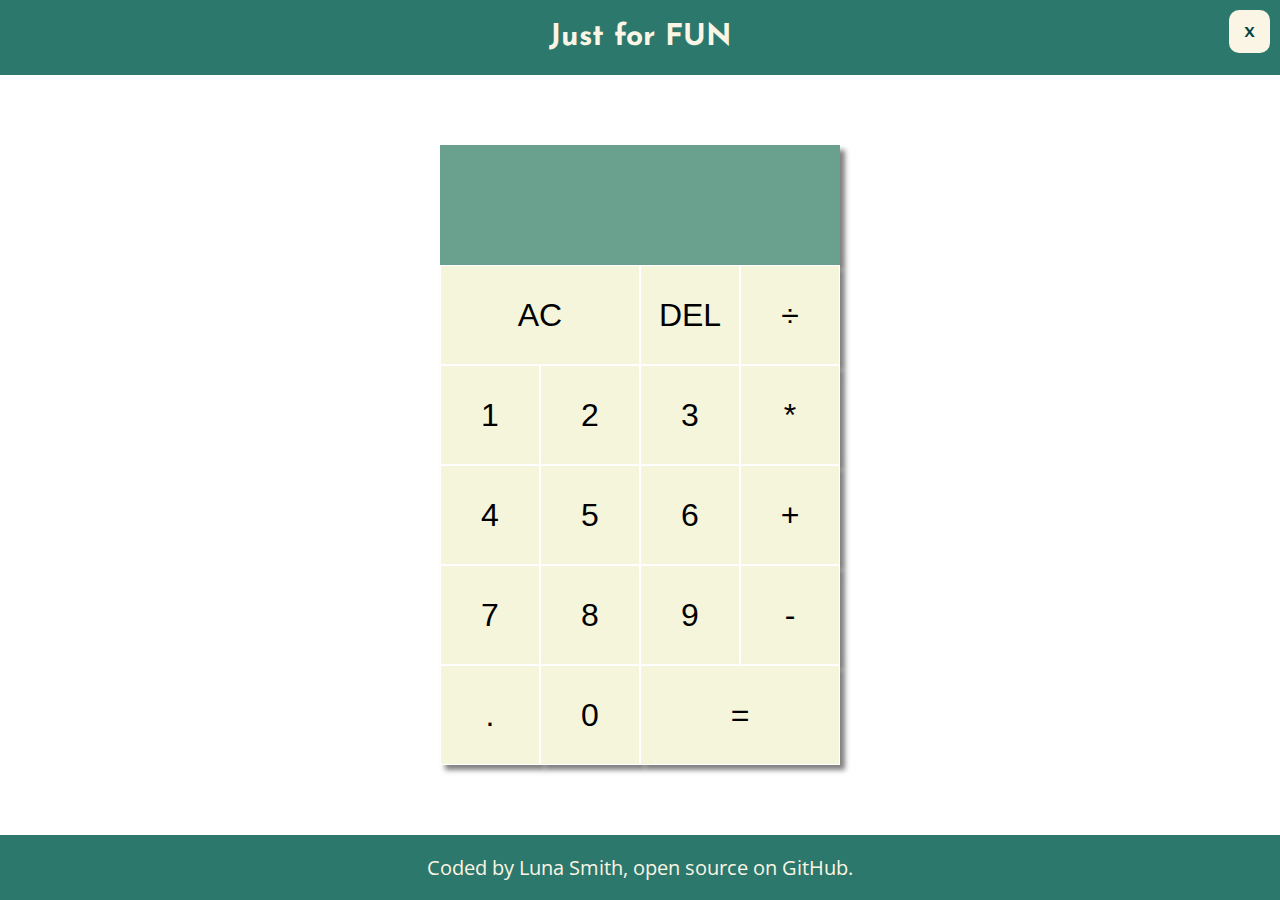
<file: pages/calculator.html>
<!DOCTYPE html>
<html lang="en">
<head>
    <meta charset="UTF-8">
    <meta http-equiv="X-UA-Compatible" content="IE=edge">
    <meta name="viewport" content="width=device-width, initial-scale=1.0">
    <link rel="stylesheet" href="calculator.css">
    <title>Calculator</title>
</head>
<body>
    <header>
        <h1>Just for FUN</h1>
        <a href="../index.html" >x</a>
    </header>
    <main>
        <div class="calculator-grid">
            <div class="output">
                <div data-previous-operand class="previous-operand"></div>
                <div data-current-operand class="current-operand"></div>
            </div>
            <button data-all-clear class="span-two">AC</button>
            <button data-delete>DEL</button>
            <button data-operation>÷</button>
            <button data-number>1</button>
            <button data-number>2</button>
            <button data-number>3</button>
            <button data-operation>*</button>
            <button data-number>4</button>
            <button data-number>5</button>
            <button data-number>6</button>
            <button data-operation>+</button>
            <button data-number>7</button>
            <button data-number>8</button>
            <button data-number>9</button>
            <button data-operation>-</button>
            <button data-number>.</button>
            <button data-number>0</button>
            <button data-equals class="span-two">=</button>
        </div>
    </main>
    <footer>Coded by 
        <a href="https://www.lunasmithart.com/" target="_blank" rel="noreferrer">Luna Smith</a>, open source on 
        <a href="https://github.com/Lu-Smith/js_practice_just_for_fun" target="_blank" rel="noreferrer">GitHub.</a>
    </footer>
    <script src="calculator.js"></script>
</body>
</html>
</file>
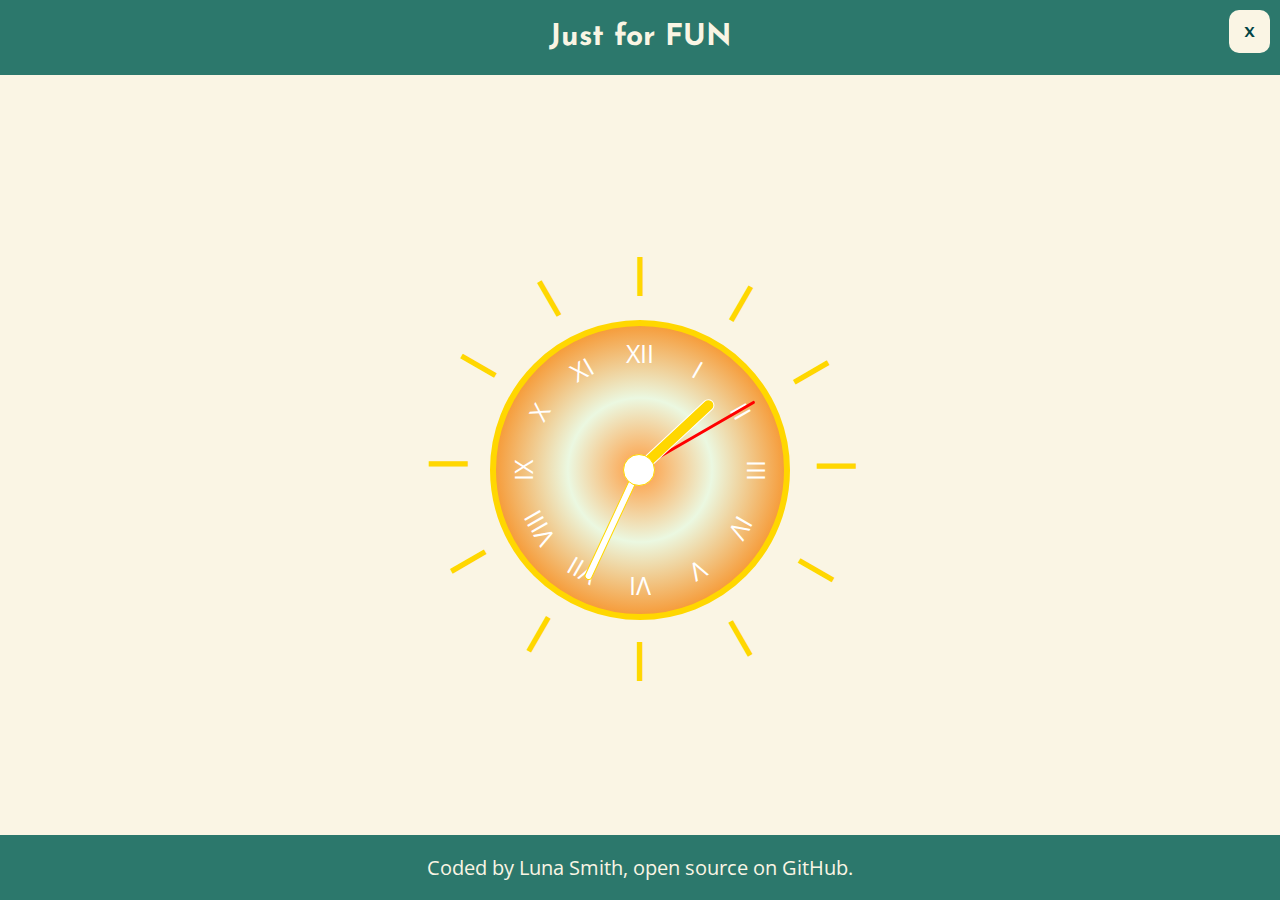
<file: pages/clock.html>
<!DOCTYPE html>
<html lang="en">
<head>
    <meta charset="UTF-8">
    <meta http-equiv="X-UA-Compatible" content="IE=edge">
    <meta name="viewport" content="width=device-width, initial-scale=1.0">
    <link rel="stylesheet" href="clock.css">
    <title>Clock</title>
</head>
<body>
    <header>
        <h1>Just for FUN</h1>
        <a href="../index.html" >x</a>
    </header>
    <main>
        <div class="clock">
            <div class="hand hour" id="hour-hand"></div>
            <div class="hand minute" id="minute-hand"></div>
            <div class="hand second" id="second-hand"></div>
            <div class="number number1">I</div>
            <div class="number number2">II</div>
            <div class="number number3">III</div>
            <div class="number number4">IV</div>
            <div class="number number5">V</div>
            <div class="number number6">VI</div>
            <div class="number number7">VII</div>
            <div class="number number8">VIII</div>
            <div class="number number9">IX</div>
            <div class="number number10">X</div>
            <div class="number number11">XI</div>
            <div class="number number12">XII</div>
            <div class="number number13">|</div>
            <div class="number number14">|</div>
            <div class="number number15">|</div>
            <div class="number number16">|</div>
            <div class="number number17">|</div>
            <div class="number number18">|</div>
            <div class="number number19">|</div>
            <div class="number number20">|</div>
            <div class="number number21">|</div>
            <div class="number number22">|</div>
            <div class="number number23">|</div>
            <div class="number number24">|</div>

        </div>
    </main>
    <footer>Coded by 
        <a href="https://www.lunasmithart.com/" target="_blank" rel="noreferrer">Luna Smith</a>, open source on 
        <a href="https://github.com/Lu-Smith/js_practice_just_for_fun" target="_blank" rel="noreferrer">GitHub.</a>
    </footer>
    <script src="clock.js"></script>
</body>
</html>
</file>
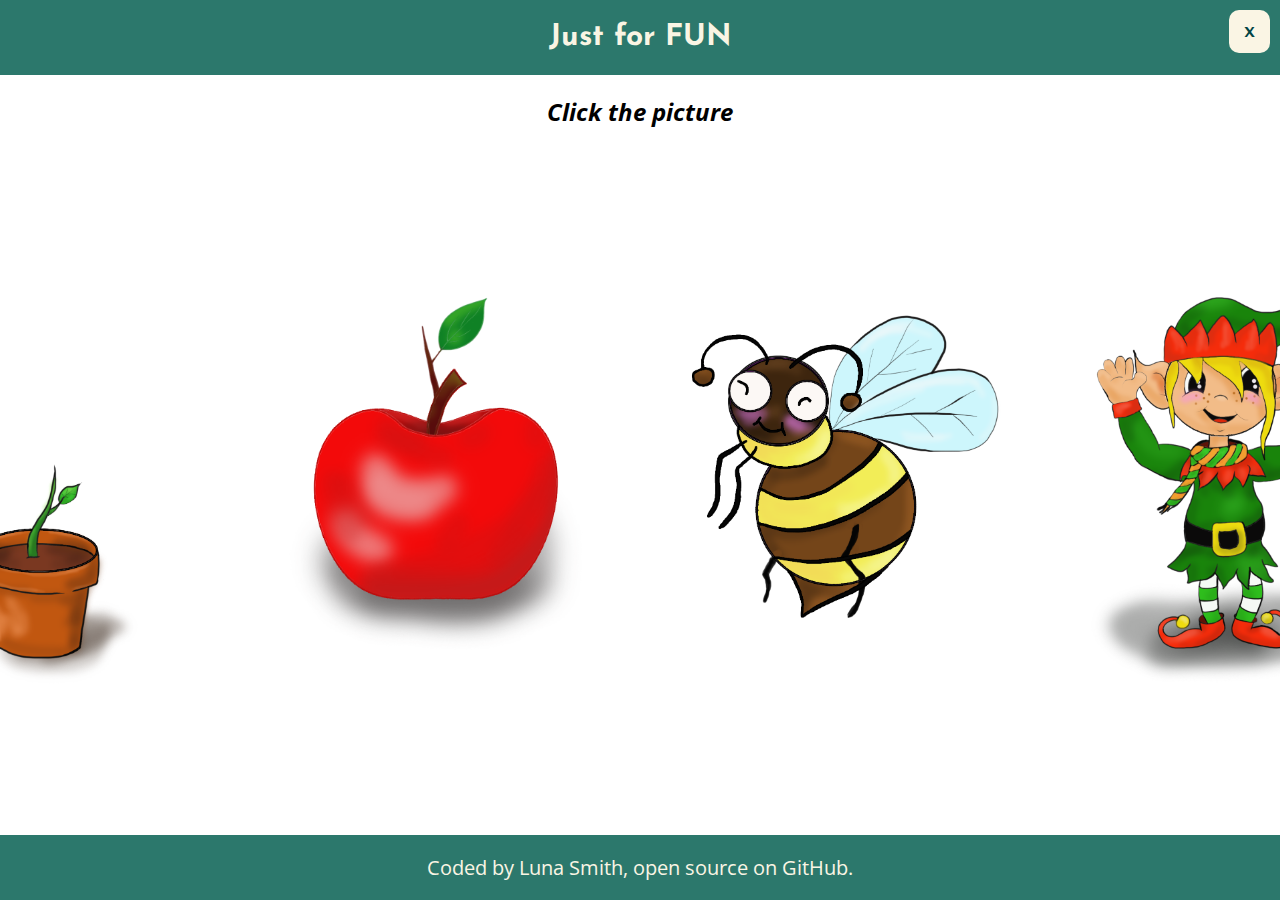
<file: pages/emoji.html>
<!DOCTYPE html>
<html lang="en">
<head>
    <meta charset="UTF-8">
    <meta http-equiv="X-UA-Compatible" content="IE=edge">
    <meta name="viewport" content="width=device-width, initial-scale=1.0">
    <link rel="stylesheet" href="emoji.css">
    <title>Emoji</title>
</head>
<body>
    <header>
        <h1>Just for FUN</h1>
        <a href="../index.html" >x</a>
    </header>
    <h2>Click the picture</h2>
    <main>
        <div class="closed active" id="closed-flower">
            <img src="images/growing_flower.png" />
        </div>
        <div class="open"  id="open-flower">
            <img src="images/flower-part2.png" />
        </div>
        <div class="closed active" id="closed-apple">
            <img src="images/apple.png" />
        </div>
        <div class="open" id="open-apple">
            <img src="images/apple2.png" />
        </div>
        <div class="closed active" id="closed-bee">
            <img src="images/bee.png" />
        </div>
        <div class="open" id="open-bee">
            <img src="images/bee2.png" />
        </div>
        <div class="closed active" id="closed-elf">
            <img src="images/elf.png" />
        </div>
        <div class="open" id="open-elf">
            <img src="images/elf2.png" />
        </div>
    </main>
    <footer>Coded by 
        <a href="https://www.lunasmithart.com/" target="_blank" rel="noreferrer">Luna Smith</a>, open source on 
        <a href="https://github.com/Lu-Smith/js_practice_just_for_fun" target="_blank" rel="noreferrer">GitHub.</a>
    </footer>
    <script src="emoji.js"></script>
</body>
</html>
</file>
<file: pages/calculator.css>
@import url('https://fonts.googleapis.com/css2?family=Josefin+Sans:ital,wght@0,400;1,600;1,700&family=Open+Sans:wght@400;600&display=swap');

*{
    margin: 0;
    padding: 0;
    box-sizing: border-box;
}

body {
    text-align: center;
    font-family: 'Open Sans', sans-serif;
    background: white;
}

header {
    background-color: #2c786c;
    color: #faf5e4;
    font-family: 'Josefin Sans', sans-serif;
}

header h1 {
    padding: 20px 0;
    font-size: 30px;
    line-height: 35px;
}

header a {
    text-decoration: none;
    padding: 4px 15px;
    font-size: 24px;
    line-height: 35px;
    background-color: #faf5e4;
    border-radius: 10px;
    position: fixed; 
    top: 10px;
    right: 10px;
    color: #004445;;
}

h2 {
    margin-top: 20px;
    font-style: italic;
}


.calculator-grid {
    display: grid;
    justify-content: center;
    align-content: center;
    min-height: 84.5vh;
    grid-template-columns: repeat(4, 100px);
    grid-template-rows: minmax(120px, auto) repeat(5, 100px);
}

.calculator-grid > button {
    cursor: pointer;
    font-size: 32px;
    border: 1px solid white;
    outline: none;
    background-color: beige;
    box-shadow: 5px 5px 5px rgba(0, 0 , 0, 0.5);
}

.calculator-grid > button:hover {
    background-color: rgb(155, 221, 177);
}

.span-two {
    grid-column: span 2;
}

.output {
    grid-column: 1 / -1;
    background-color: #6aa08e;
    display: flex;
    align-items: flex-end;
    justify-content: space-around;
    flex-direction: column;
    padding: 15px;
    word-wrap: break-word;
    word-break: break-all;
    box-shadow: 5px 5px 5px rgba(0, 0 , 0, 0.5);
}

.output .previous-operand {
    color: rgb(48, 47, 47);
    font-size: 24px;
}

.output .current-operand {
    color: white;
    font-size: 48px;
}

footer {
    position: fixed;
    bottom: 0;
    width: 100%;
    background-color: #2c786c;
    color: #faf5e4;
    padding: 20px 0;
    font-size: 20px;
    line-height: 25px;
}

footer a {
    text-decoration: none;
    color: #faf5e4;
    transition: all 200ms ease-in-out;
}

footer a:hover {
    color: #f7e8b8;
}


@media only screen and (max-width: 480px) {
    header h1 {
        font-size: 25px;
        line-height: 25px;
    }

    .calculator-grid {
        grid-template-columns: repeat(4, 80px);
        grid-template-rows: minmax(120px, auto) repeat(5, 80px);
    }
    
    .calculator-grid > button {
        font-size: 24px;
    }

    .output .previous-operand {
        font-size: 22px;
    }
    
    .output .current-operand {
        font-size: 34px;
    }

    footer {
        padding: 15px 0;
        font-size: 16px;
        line-height: 22px;
    }
  }
</file>
<file: pages/clock.css>
@import url('https://fonts.googleapis.com/css2?family=Josefin+Sans:ital,wght@0,400;1,600;1,700&family=Open+Sans:wght@400;600&display=swap');

*{
    margin: 0;
    padding: 0;
    box-sizing: border-box;
}

body {
    text-align: center;
    font-family: 'Open Sans', sans-serif;
    background-color: #FAF5E4;
}

header {
    background-color: #2c786c;
    color: #faf5e4;
    font-family: 'Josefin Sans', sans-serif;
}

header h1 {
    padding: 20px 0;
    font-size: 30px;
    line-height: 35px;
}

header a {
    text-decoration: none;
    padding: 4px 15px;
    font-size: 24px;
    line-height: 35px;
    background-color: #faf5e4;
    border-radius: 10px;
    position: fixed; 
    top: 10px;
    right: 10px;
    color: #004445;;
}

h2 {
    margin-top: 20px;
    font-style: italic;
}

main {
    display: flex;
    flex-direction: column;
    align-items: center;
    justify-content: center;
    padding: 50px;
}

main div {
    width: 100%;
}

.clock {
    margin: 194.5px;
    width: 300px;
    height: 300px;
    border-radius: 50%;
    border: 6px solid gold;
    background: radial-gradient(closest-side, #ff9a3c, #ebf8e1, #f69d3c);
    position: relative;
}

.clock .number {
    --rotation: 0;
    position: absolute;
    width: 100%;
    height: 100%;
    text-align: center;
    transform: rotate(var(--rotation));
    padding: 10px;
    color: white;
    font-size: 25px;
}

.clock .number1 {
    --rotation: 30deg;
}
.clock .number2 {
    --rotation: 60deg;
}
.clock .number3 {
    --rotation: 90deg;
}
.clock .number4 {
    --rotation: 120deg;
}
.clock .number5 {
    --rotation: 150deg;
}
.clock .number6 {
    --rotation: 180deg;
}
.clock .number7 {
    --rotation: 210deg;
}
.clock .number8 {
    --rotation: 240deg;
}
.clock .number9 {
    --rotation: 270deg;
}
.clock .number10 {
    --rotation: 300deg;
}
.clock .number11 {
    --rotation: 330deg;
}

.clock .number13 {
    color: gold;
    padding: 0;
    position: relative;
    top: -70px;
    right: -45px;
    font-weight: 900;
    font-size: 40px;
    --rotation: 30deg;
}
.clock .number14 {
    color: gold;
    padding: 0;
    position: relative;
    top: -330px;
    right: -75px;
    font-weight: 900;
    font-size: 40px;
    --rotation: 60deg;
}
.clock .number15 {
    color: gold;
    padding: 0;
    position: relative;
    top: -580px;
    right: -85px;
    font-weight: 900;
    font-size: 40px;
    --rotation: 90deg;
}
.clock .number16 {
    color: gold;
    padding: 0;
    position: relative;
    top: -820px;
    right: -80px;
    font-weight: 900;
    font-size: 40px;
    --rotation: 120deg;
}
.clock .number17 {
    color: gold;
    padding: 0;
    position: relative;
    top: -1080px;
    right: -45px;
    font-weight: 900;
    font-size: 40px;
    --rotation: 150deg;
}
.clock .number18 {
    color: gold;
    padding: 0;
    position: relative;
    top: -1360px;
    right: 0;
    font-weight: 900;
    font-size: 40px;
    --rotation: 180deg;
}
.clock .number19 {
    color: gold;
    padding: 0;
    position: relative;
    top: -1660px;
    right: 45px;
    font-weight: 900;
    font-size: 40px;
    --rotation: 210deg;
}
.clock .number20 {
    color: gold;
    padding: 0;
    position: relative;
    top: -1980px;
    right: 75px;
    font-weight: 900;
    font-size: 40px;
    --rotation: 240deg;
}
.clock .number21 {
    color: gold;
    padding: 0;
    position: relative;
    top: -2310px;
    right: 80px;
    font-weight: 900;
    font-size: 40px;
    --rotation: 270deg;
}
.clock .number22 {
    color: gold;
    padding: 0;
    position: relative;
    top: -2640px;
    right: 65px;
    font-weight: 900;
    font-size: 40px;
    --rotation: 300deg;
}
.clock .number23 {
    color: gold;
    padding: 0;
    position: relative;
    top: -2955px;
    right: 35px;
    font-weight: 900;
    font-size: 40px;
    --rotation: 330deg;
}
.clock .number24 {
    color: gold;
    padding: 0;
    position: relative;
    top: -3250px;
    right: 0;
    font-weight: 900;
    font-size: 40px;
    --rotation: 0deg;
}

.clock .hand {
    --rotation: 0;
    position: absolute;
    bottom: 50%; 
    background-color: black;
    border: 1px solid gold;
    border-top-left-radius: 10px;
    border-top-right-radius: 10px;
    transform-origin: bottom;
    z-index: 10;
    transform: rotate(calc(var(--rotation) * 1deg));
}

.clock::after {
    content: "";
    position: absolute;
    background-color: white;
    border: 1px solid gold;
    z-index: 11;
    width: 30px;
    height: 30px;
    left: 49.5%;
    top: 50%;
    transform: translate(-50%, -50%);
    border-radius: 50%;
}

.clock .hand.second {
    width: 3px;
    height: 47%;
    background-color: red;
    left: 48.5%;
    z-index: 7;
    border: none;
}

.clock .hand.minute {
    width: 8px;
    height: 42%;
    background-color: white;
    left: 48%;
    z-index: 8;
}

.clock .hand.hour {
    width: 12px;
    height: 35%;
    background-color: gold;
    border: 1px solid white;
    left: 47.5%;
    z-index: 9;
}

footer {
    position: fixed;
    bottom: 0;
    width: 100%;
    background-color: #2c786c;
    color: #faf5e4;
    padding: 20px 0;
    font-size: 20px;
    line-height: 25px;
}

footer a {
    text-decoration: none;
    color: #faf5e4;
    transition: all 200ms ease-in-out;
}

footer a:hover {
    color: #f7e8b8;
}

@media only screen and (max-width: 820px) {
    header h1 {
        font-size: 25px;
        line-height: 25px;
    }

    header a {
        right: 75px;
    }
   
    main {
        margin: 130px 50px;
    }
  }

  @media only screen and (max-width: 480px) {
        header a {
            right: 45px;
        }
        .clock {
            margin: 55px 0;
            width: 250px;
            height: 250px;
            border-radius: 50%;
        }

        .clock .number13 {
            top: -50px;
            right: -45px;
        }

        .clock .number14 {
            top: -260px;
            right: -60px;
        }

        .clock .number15 {
            top: -475px;
            right: -65px;
        }

        .clock .number16 {
            top: -685px;
            right: -55px;
            --rotation: 120deg;
        }

        .clock .number17 {
            top: -895px;
            right: -30px;
        }
        .clock .number18 {
            color: gold;
            padding: 0;
            position: relative;
            top: -1125px;
            right: 0;
            font-weight: 900;
            font-size: 40px;
            --rotation: 180deg;
        }

        .clock .number19 {
            color: gold;
            padding: 0;
            position: relative;
            top: -1370px;
            right: 30px;
            font-weight: 900;
            font-size: 40px;
            --rotation: 210deg;
        }

        .clock .number20 {
            color: gold;
            padding: 0;
            position: relative;
            top: -1620px;
            right: 50px;
            font-weight: 900;
            font-size: 40px;
            --rotation: 240deg;
        }
        .clock .number21 {
            color: gold;
            padding: 0;
            position: relative;
            top: -1900px;
            right: 65px;
            font-weight: 900;
            font-size: 40px;
            --rotation: 270deg;
        }

        .clock .number22 {
            color: gold;
            padding: 0;
            position: relative;
            top: -2180px;
            right: 55px;
            font-weight: 900;
            font-size: 40px;
            --rotation: 300deg;
        }
        .clock .number23 {
            color: gold;
            padding: 0;
            position: relative;
            top: -2435px;
            right: 35px;
            font-weight: 900;
            font-size: 40px;
            --rotation: 330deg;
        }

        .clock .number24 {
            color: gold;
            padding: 0;
            position: relative;
            top: -2685px;
            right: 0;
            font-weight: 900;
            font-size: 40px;
            --rotation: 0deg;
        }

        footer {
            padding: 15px 0;
            font-size: 16px;
            line-height: 22px;
        }
  }
</file>
<file: pages/emoji.css>
@import url('https://fonts.googleapis.com/css2?family=Josefin+Sans:ital,wght@0,400;1,600;1,700&family=Open+Sans:wght@400;600&display=swap');

*{
    margin: 0;
    padding: 0;
    box-sizing: border-box;
}

body {
    text-align: center;
    font-family: 'Open Sans', sans-serif;
}

header {
    background-color: #2c786c;
    color: #faf5e4;
    font-family: 'Josefin Sans', sans-serif;
}

header h1 {
    padding: 20px 0;
    font-size: 30px;
    line-height: 35px;
}

header a {
    text-decoration: none;
    padding: 4px 15px;
    font-size: 24px;
    line-height: 35px;
    background-color: #faf5e4;
    border-radius: 10px;
    position: fixed; 
    top: 10px;
    right: 10px;
    color: #004445;;
}

h2 {
    margin-top: 20px;
    font-style: italic;
}

main {
    display: flex;
    flex-direction: row;
    align-items: center;
    justify-content: center;
    padding: 50px;
    margin: 49px 50px;
}

main div img{
    width: 400px;
    height: 480px;
    object-fit:contain;
    cursor: pointer;
    user-select: none;
    padding: 15px;
}

.closed {
    display: none;
}

.open {
    display: none;
}

.active {
    display: block;
}

footer {
    position: fixed;
    bottom: 0;
    width: 100%;
    background-color: #2c786c;
    color: #faf5e4;
    padding: 20px 0;
    font-size: 20px;
    line-height: 25px;
}

footer a {
    text-decoration: none;
    color: #faf5e4;
    transition: all 200ms ease-in-out;
}

footer a:hover {
    color: #f7e8b8;
}


@media only screen and (max-width: 820px) {
    header h1 {
        font-size: 25px;
        line-height: 25px;
    }
    
    main {
        flex-direction: column;
        padding: 0 50px;
        margin: 0 50px;
    }
    
    main div img{
        width: 280px;
        height: 340px;
        padding: 15px;
        margin-bottom: 10px;
    }

    footer {
        padding: 15px 0;
        font-size: 16px;
        line-height: 22px;
    }
  }
</file>
